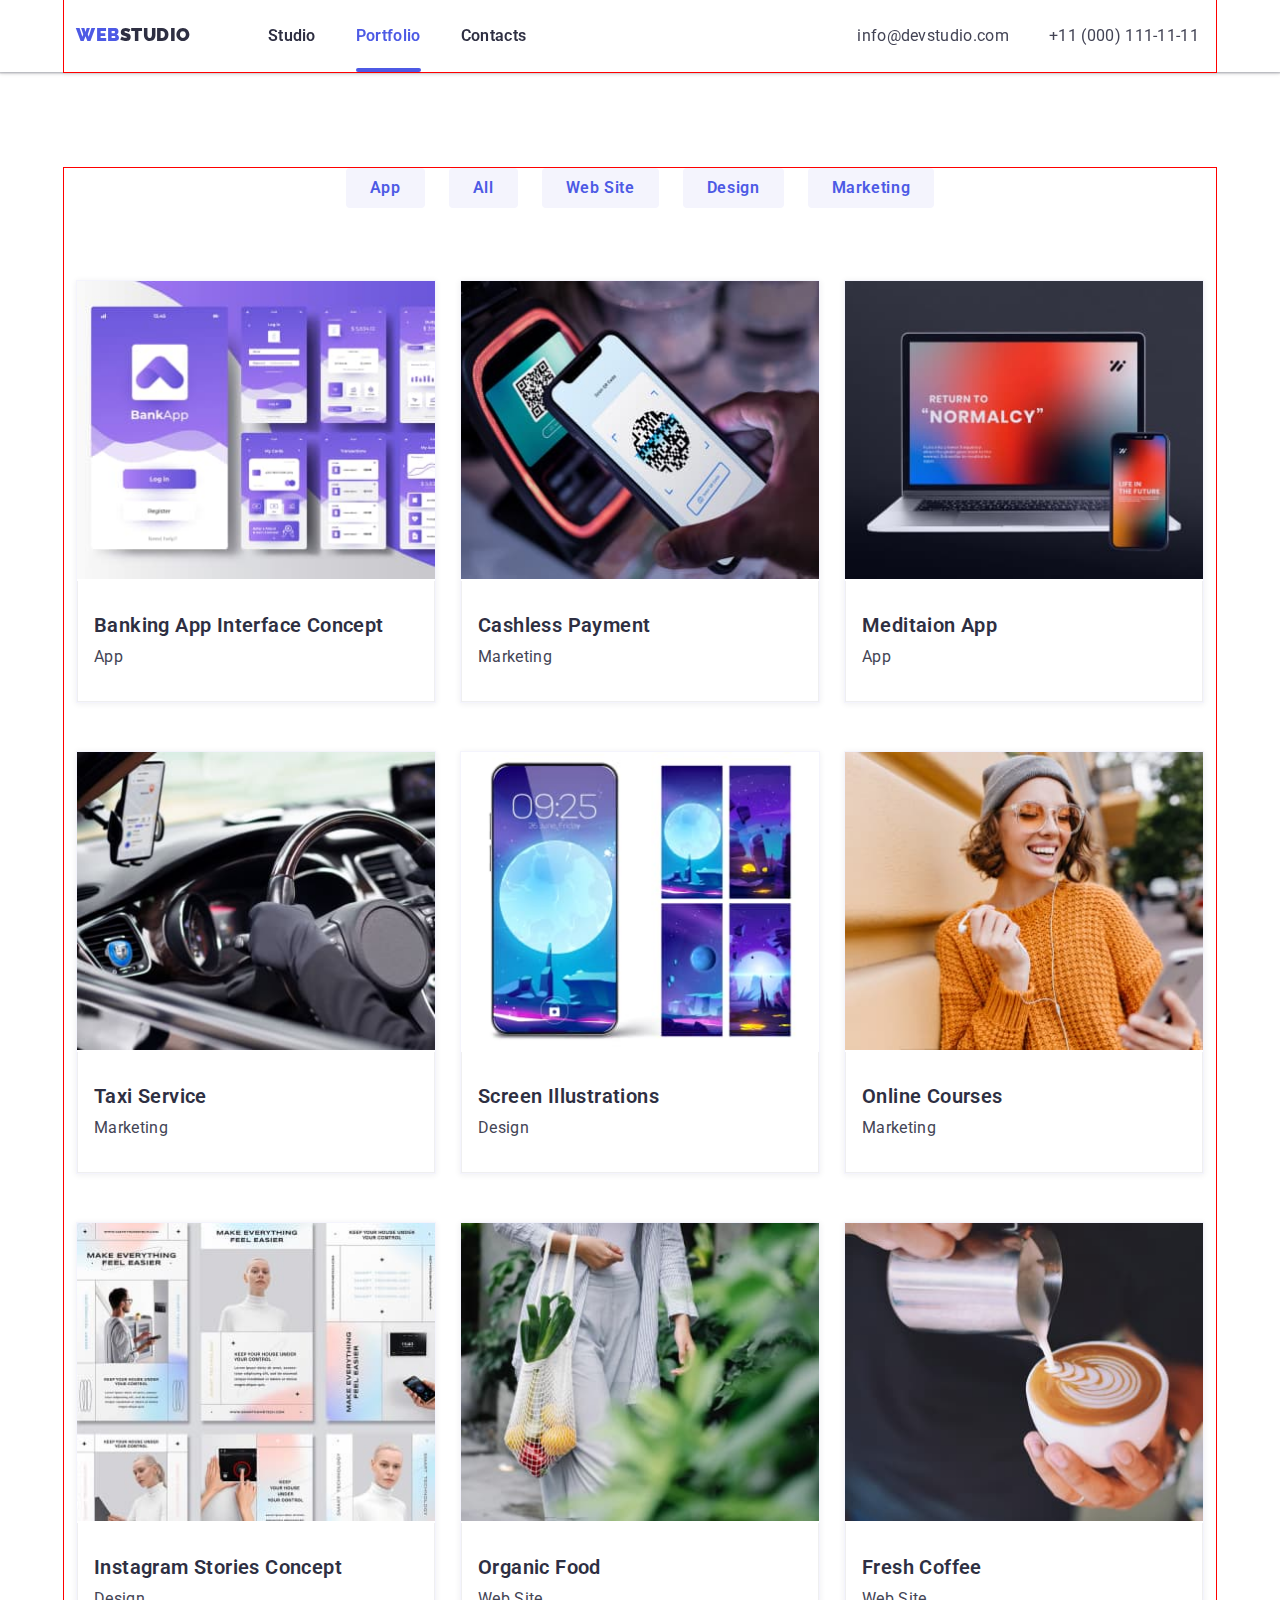
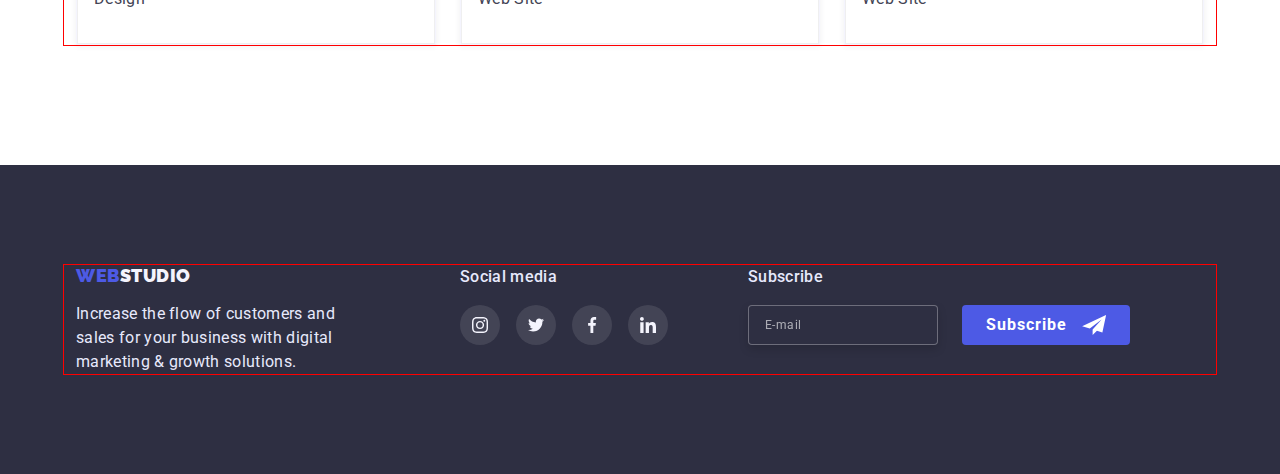
<file: portfolio.html>
<!DOCTYPE html>
<html lang="en">
  <head>
    <meta charset="UTF-8" />
    <meta http-equiv="X-UA-Compatible" content="IE=edge" />
    <meta name="viewport" content="width=device-width,initial-scale=1" />
    <meta content="true" name="HandheldFriendly" />
    <meta content="width" name="MobileOptimized" />
    <meta content="yes" name="apple-mobile-web-app-capable" />
    <title>Homework 7</title>
    <link
      rel="stylesheet"
      href="https://fonts.googleapis.com/css2?family=Raleway:wght@700&family=Roboto:wght@400;500;700;900&display=swap"
    />
    <link
      rel="stylesheet"
      href="https://cdnjs.cloudflare.com/ajax/libs/modern-normalize/1.1.0/modern-normalize.min.css"
    />
    <link rel="stylesheet" href="./css/style.css" />
  </head>

  <body>
    <!--HEADER-->
    <header class="page-header shadow relative">
      <!-- Mobile Menu -->
      <div class="mobile-menu-container is-hidden" data-menu>
        <button class="menu-close-btn" data-menu-close>
          <svg width="8" height="8">
            <use href=".//images/icons.svg#x"></use>
          </svg>
        </button>
        <div class="navigation">
          <ul class="site-nav list">
            <li class="item">
              <a href="./index.html" class="link menu-link">Studio</a>
            </li>
            <li class="item">
              <a href="./portfolio.html" class="link menu-link active"
                >Portfolio</a
              >
            </li>
            <li class="item">
              <a href="" class="link menu-link">Contacts</a>
            </li>
          </ul>
        </div>
        <div class="contacts">
          <ul class="auth-nav list">
            <li class="item contact-phone">
              <a href="tel:+11(000)111-11-11" class="link"
                >+11 (000) 111-11-11</a
              >
            </li>
            <li class="item contact-mail">
              <a href="mailto:info@devstudio.com" class="link"
                >info@devstudio.com</a
              >
            </li>
          </ul>
          <ul class="list menu-media-icons">
            <li class="menu-icon">
              <a class="menu-media-icon" href="">
                <svg width="16" height="16">
                  <use class="media" href=".//images/icons.svg#instagram"></use>
                </svg>
              </a>
            </li>
            <li class="menu-icon">
              <a class="menu-media-icon" href="">
                <svg width="16" height="16">
                  <use class="media" href=".//images/icons.svg#twitter"></use>
                </svg>
              </a>
            </li>
            <li class="menu-icon">
              <a class="menu-media-icon" href="">
                <svg class="media" width="16" height="16">
                  <use href=".//images/icons.svg#facebook"></use>
                </svg>
              </a>
            </li>
            <li class="menu-icon">
              <a class="menu-media-icon" href="">
                <svg class="media" width="16" height="16">
                  <use href=".//images/icons.svg#linkedin"></use>
                </svg>
              </a>
            </li>
          </ul>
        </div>
      </div>
      <!--  -->

      <div class="container relative">
        <nav class="header-nav">
          <a href="./index.html" class="logo"
            >Web<span class="studio">Studio</span></a
          >
          <div class="menu-container">
            <div class="navigation">
              <ul class="site-nav list">
                <li class="item relative">
                  <a href="./index.html" class="link menu-link">Studio</a>
                </li>
                <li class="item relative">
                  <a href="./portfolio.html" class="link menu-link active"
                    >Portfolio</a
                  >
                </li>
                <li class="item relative">
                  <a href="" class="link menu-link">Contacts</a>
                </li>
              </ul>
            </div>
            <div class="contacts">
              <ul class="auth-nav list">
                <li class="item contact-phone">
                  <a href="tel:+11(000)111-11-11" class="link"
                    >+11 (000) 111-11-11</a
                  >
                </li>
                <li class="item contact-mail">
                  <a href="mailto:info@devstudio.com" class="link"
                    >info@devstudio.com</a
                  >
                </li>
              </ul>
              <ul class="list menu-media-icons">
                <li class="menu-icon">
                  <a class="menu-media-icon" href="">
                    <svg width="16" height="16">
                      <use
                        class="media"
                        href=".//images/icons.svg#instagram"
                      ></use>
                    </svg>
                  </a>
                </li>
                <li class="menu-icon">
                  <a class="menu-media-icon" href="">
                    <svg width="16" height="16">
                      <use
                        class="media"
                        href=".//images/icons.svg#twitter"
                      ></use>
                    </svg>
                  </a>
                </li>
                <li class="menu-icon">
                  <a class="menu-media-icon" href="">
                    <svg class="media" width="16" height="16">
                      <use href=".//images/icons.svg#facebook"></use>
                    </svg>
                  </a>
                </li>
                <li class="menu-icon">
                  <a class="menu-media-icon" href="">
                    <svg class="media" width="16" height="16">
                      <use href=".//images/icons.svg#linkedin"></use>
                    </svg>
                  </a>
                </li>
              </ul>
            </div>
          </div>
          <button type="button" class="open-menu-btn" data-menu-open>
            <img src="./images/menu-2-converted.svg" alt="menu-button" />
          </button>
        </nav>
      </div>
    </header>

    <!-- MAIN -->
    <main>
      <section class="section-portfolio">
        <div class="container">
          <!-- FILTER -->
          <h2 class="visuallyhidden">Filter</h2>
          <ul class="filter list">
            <li class="btn-filter">
              <button type="button" class="btn-portfolio">App</button>
            </li>
            <li class="btn-filter">
              <button type="button" class="btn-portfolio">All</button>
            </li>
            <li class="btn-filter">
              <button type="button" class="btn-portfolio">Web Site</button>
            </li>
            <li class="btn-filter">
              <button type="button" class="btn-portfolio">Design</button>
            </li>
            <li class="btn-filter">
              <button type="button" class="btn-portfolio">Marketing</button>
            </li>
          </ul>
          <!-- Results -->
          <h2 class="visuallyhidden">Results</h2>
          <ul class="results list">
            <li class="result">
              <div class="overlay">
                <img src="./images/portfolio1.jpg" alt="work_example_1" />
                <p class="overlay-text">
                  14 Stylish and User-Friendly App Design Concepts · Task
                  Manager App · Calorie Tracker App · Exotic Fruit Ecommerce App
                  · Cloud Storage App
                </p>
              </div>
              <div class="border">
                <h3>Banking App Interface Concept</h3>
                <p>App</p>
              </div>
            </li>
            <li class="result">
              <div class="overlay">
                <img src="./images/portfolio2.jpg" alt="work_example_2" />
                <p class="overlay-text">
                  14 Stylish and User-Friendly App Design Concepts · Task
                  Manager App · Calorie Tracker App · Exotic Fruit Ecommerce App
                  · Cloud Storage App
                </p>
              </div>
              <div class="border">
                <h3>Cashless Payment</h3>
                <p>Marketing</p>
              </div>
            </li>
            <li class="result">
              <div class="overlay">
                <img src="./images/portfolio3.jpg" alt="work_example_3" />
                <p class="overlay-text">
                  14 Stylish and User-Friendly App Design Concepts · Task
                  Manager App · Calorie Tracker App · Exotic Fruit Ecommerce App
                  · Cloud Storage App
                </p>
              </div>

              <div class="border">
                <h3>Meditaion App</h3>
                <p>App</p>
              </div>
            </li>
            <li class="result">
              <div class="overlay">
                <img src="./images/portfolio4.jpg" alt="work_example_4" />
                <p class="overlay-text">
                  14 Stylish and User-Friendly App Design Concepts · Task
                  Manager App · Calorie Tracker App · Exotic Fruit Ecommerce App
                  · Cloud Storage App
                </p>
              </div>

              <div class="border">
                <h3>Taxi Service</h3>
                <p>Marketing</p>
              </div>
            </li>
            <li class="result">
              <div class="overlay">
                <img src="./images/portfolio5.jpg" alt="work_example_5" />
                <p class="overlay-text">
                  14 Stylish and User-Friendly App Design Concepts · Task
                  Manager App · Calorie Tracker App · Exotic Fruit Ecommerce App
                  · Cloud Storage App
                </p>
              </div>

              <div class="border">
                <h3>Screen Illustrations</h3>
                <p>Design</p>
              </div>
            </li>
            <li class="result">
              <div class="overlay">
                <img src="./images/portfolio6.jpg" alt="work_example_6" />
                <p class="overlay-text">
                  14 Stylish and User-Friendly App Design Concepts · Task
                  Manager App · Calorie Tracker App · Exotic Fruit Ecommerce App
                  · Cloud Storage App
                </p>
              </div>
              <div class="border">
                <h3>Online Courses</h3>
                <p>Marketing</p>
              </div>
            </li>
            <li class="result">
              <div class="overlay">
                <img src="./images/portfolio7.jpg" alt="work_example_7" />
                <p class="overlay-text">
                  14 Stylish and User-Friendly App Design Concepts · Task
                  Manager App · Calorie Tracker App · Exotic Fruit Ecommerce App
                  · Cloud Storage App
                </p>
              </div>
              <div class="border">
                <h3>Instagram Stories Concept</h3>
                <p>Design</p>
              </div>
            </li>
            <li class="result">
              <div class="overlay">
                <img src="./images/portfolio8.jpg" alt="work_example_8" />
                <p class="overlay-text">
                  14 Stylish and User-Friendly App Design Concepts · Task
                  Manager App · Calorie Tracker App · Exotic Fruit Ecommerce App
                  · Cloud Storage App
                </p>
              </div>
              <div class="border">
                <h3>Organic Food</h3>
                <p>Web Site</p>
              </div>
            </li>
            <li class="result">
              <div class="overlay">
                <img src="./images/portfolio9.jpg" alt="work_example_9" />
                <p class="overlay-text">
                  14 Stylish and User-Friendly App Design Concepts · Task
                  Manager App · Calorie Tracker App · Exotic Fruit Ecommerce App
                  · Cloud Storage App
                </p>
              </div>
              <div class="border">
                <h3>Fresh Coffee</h3>
                <p>Web Site</p>
              </div>
            </li>
          </ul>
        </div>
      </section>
    </main>

    <!-- FOOTER -->
    <footer class="footer">
      <div class="container footer-section">
        <div class="footer-logo">
          <a href="./index.html" class="logo"
            >Web<span class="studio-footer">Studio</span></a
          >
          <p>
            Increase the flow of customers and sales for your business with
            digital marketing & growth solutions.
          </p>
        </div>

        <div class="footer-social">
          <h3>Social media</h3>
          <ul class="list media-icons">
            <li class="mf-icon">
              <a class="footer-icon" href="">
                <svg width="16" height="16">
                  <use class="media" href=".//images/icons.svg#instagram"></use>
                </svg>
              </a>
            </li>
            <li class="mf-icon">
              <a class="footer-icon" href="">
                <svg width="16" height="16">
                  <use class="media" href=".//images/icons.svg#twitter"></use>
                </svg>
              </a>
            </li>
            <li class="mf-icon">
              <a class="footer-icon" href="">
                <svg class="media" width="16" height="16">
                  <use href=".//images/icons.svg#facebook"></use>
                </svg>
              </a>
            </li>
            <li class="mf-icon">
              <a class="footer-icon" href="">
                <svg class="media" width="16" height="16">
                  <use href=".//images/icons.svg#linkedin"></use>
                </svg>
              </a>
            </li>
          </ul>
        </div>

        <div class="mail-footer">
          <label for="mail" class="mail-title">Subscribe</label>
          <div class="mail-field">
            <input
              class="mail-input"
              type="email"
              name="mail"
              id="mail"
              placeholder="E-mail"
            />
            <button type="submit" class="subscribe-btn">
              Subscribe
              <span>
                <svg class="icon-send">
                  <use href="./images/icons.svg#icon-send"></use>
                </svg>
              </span>
            </button>
          </div>
        </div>
      </div>
    </footer>

    <script src="./js/modal.js"></script>
    <script src="./js/mobile-menu.js"></script>
  </body>
</html>
</file>
<file: css/style.css>
:root {
  --h1-color: #ffffff;
  --h2-color: #2e2f42;
  --h3-color: #2e2f42;
  --header-font: #2e2f42;
  --page-background: #fff;
  --logo-color-one: #4d5ae5;
  --logo-color-two: #2e2f42;
  --logo-color-free: #f4f4fd;
  --article-text: #434455;
  --accent-font-one: #434455;
  --accent-font-two: #4d5ae5;
  --btn-studio-background: #4d5ae5;
  --btn-studio-text: #ffffff;
  --btn-studio-active-bkgrnd: #404bbf;
  --footer-text: #e7e9fc;
  --header-background: #ffffff;
  --section-background: #ffffff;
  --hero-background: #2e2f42;
  --headings-background: #e5e5e5;
  --our-team-background: #f4f4fd;
  --result-background: #f4f4fd;
  --footer-background: #2e2f42;
  --btn-portfol-background: #f4f4fd;
  --btn-portfol-background-focus: #e7e9fc;
  --btn-portfol-text: #4d5ae5;
  --btn-portfol-active: #4d5ae5;
  --btn-portfol-active-text: #ffffff;
}

body {
  font-family: "Roboto", "Raleway", serif;
  padding: 0;
  margin: 0;
  /* min-width: 428px; */
}

h1,
h2,
h3,
p {
  margin: 0;
  padding: 0;
  text-align: center;
}

img {
  display: block;
  max-width: 100%;
  height: auto;
}

a,
.link {
  text-decoration: none;
}

.list {
  display: flex;
  list-style: none;
  padding: 0px;
  margin: 0px;
}

.visuallyhidden {
  position: absolute;
  width: 1px;
  height: 1px;
  margin: -1px;
  border: 0;
  padding: 0;
  clip: rect(0 0 0 0);
  overflow: hidden;
}

.relative {
  position: relative;
}

.shadow {
  filter: drop-shadow(0px 2px 1px rgba(46, 47, 66, 0.08));
}

.section {
  outline: 1px solid aqua;
  margin-left: auto;
  margin-right: auto;
  background: #ffffff;
  padding: 96px 0px;
}

.section-title {
  font-size: 36px;
  line-height: 1.1111;
  font-weight: 700;
  text-align: center;
  letter-spacing: 0.02em;
  text-transform: capitalize;
  margin-bottom: 72px;
}

.page-header {
  margin-left: auto;
  margin-right: auto;
  z-index: 1;
  position: relative;
  /* min-width: 428px; */
  height: 70px;
  box-shadow: 0px 2px 1px rgba(46, 47, 66, 0.08),
    0px 1px 1px rgba(46, 47, 66, 0.16), 0px 1px 6px rgba(46, 47, 66, 0.08);
  background-color: #ffffff;
}

.container {
  outline: 1px solid red;

  /* width: 350px; */
  margin-left: auto;
  margin-right: auto;
  padding: 0px 16px;
}

.mobile-menu-container.is-hidden {
  opacity: 0;
  pointer-events: none;
}

.header-nav {
  display: flex;
  padding-top: 24px;
  padding-bottom: 24px;
  align-items: center;
  justify-content: space-between;
}

.logo {
  display: inline-block;
  width: 115px;
  color: var(--logo-color-one);
  font-family: "Raleway";
  font-weight: 900;
  font-size: 18px;
  line-height: 21px;
  text-decoration: none;
  text-transform: uppercase;
  letter-spacing: 0.03em;
}

.studio {
  color: var(--logo-color-two);
  font-family: "Raleway";
  font-weight: 900;
  font-size: 18px;
  line-height: calc(21 / 18);
  text-decoration: none;
  text-transform: uppercase;
  letter-spacing: 0.03em;
}

.site-nav {
  flex-direction: column;
  margin-bottom: 284px;
}

.menu-link {
  font-size: 36px;
  line-height: 40px;
  letter-spacing: 0.02em;
  font-weight: 600;
  text-transform: capitalize;
  color: #2e2f42;
}

.menu-link.active {
  color: #4d5ae5;
}

.item:not(:last-child) {
  margin-bottom: 40px;
}

.auth-nav {
  display: flex;
  flex-direction: column;
  align-items: flex-start;
  margin-bottom: 48px;
}

.contact-phone {
  margin-bottom: 40px;
  font-size: 36px;
  line-height: 40px;
  font-weight: 600;
  text-transform: capitalize;
}

.contact-phone .link {
  color: #4d5ae5;
}

.contact-mail {
  font-size: 20px;
  line-height: 1.2;
  letter-spacing: 0.02em;
  font-weight: 600;
}

.contact-mail .link {
  color: #434455;
}

.menu-media-icons {
  display: flex;
  align-items: center;
  justify-content: flex-start;
}

.menu-media-icon {
  display: flex;
  justify-content: center;
  align-items: center;
  width: 40px;
  height: 40px;
  background: #4d5ae5;
  border-radius: 50%;
  transition: background-color 250ms cubic-bezier(0.4, 0, 0.2, 1);
}

.menu-icon:not(:last-child) {
  margin-right: 56px;
}

/* HERO */

.hero {
  background-color: var(--hero-background);
  background-repeat: no-repeat;
  background-position: center;
  background-size: cover;
  display: flex;
  flex-direction: column;
  justify-content: center;
  align-items: center;
  text-align: center;
}

.hero h1 {
  margin-bottom: 48px;
  width: 317px;
  color: var(--h1-color);
  font-weight: 500;
  font-size: 36px;
  line-height: 40px;
  letter-spacing: 0.02em;
  text-transform: capitalize;
  text-align: center;
}

/* Кнопка на HERO */

.btn-studio {
  text-transform: capitalize;
  width: 170px;
  height: 51px;
  border-radius: 4px;
  font-family: inherit;
  font-size: 16px;
  line-height: 1.1875;
  color: var(--btn-studio-text);
  background-color: var(--btn-studio-background);
  border: none;
  font-weight: 700;
  cursor: pointer;
  letter-spacing: 0.04em;
  transition: box-shadow 250ms cubic-bezier(0.4, 0, 0.2, 1);
}

.btn-studio:hover {
  box-shadow: 0px 4px 4px rgba(0, 0, 0, 0.15);
}

.btn-studio:focus {
  box-shadow: 0px 1px 6px rgba(46, 47, 66, 0.08),
    0px 1px 1px rgba(46, 47, 66, 0.16), 0px 2px 1px rgba(46, 47, 66, 0.08);
}

.btn-studio:active {
  background-color: var(--btn-studio-active-bkgrnd);
  box-shadow: 0px 4px 4px rgba(0, 0, 0, 0.15);
}

/* BACKDROP */

.backdrop {
  z-index: 9000;
  position: fixed;
  top: 0px;
  left: 0px;
  width: 100%;
  height: 100%;
  background-color: rgba(46, 47, 66, 0.4);
  opacity: 1;
  transition: opacity 250ms cubic-bezier(0.4, 0, 0.2, 1);
}

.backdrop.is-hidden {
  opacity: 0;
  pointer-events: none;
}

.modal {
  z-index: 9001;
  position: relative;
  left: 50%;
  top: 50%;
  transform: translate(-50%, -50%);
  background: #fcfcfc;
  box-shadow: 0px 1px 1px rgba(0, 0, 0, 0.14), 0px 1px 3px rgba(0, 0, 0, 0.12),
    0px 2px 1px rgba(0, 0, 0, 0.2);
  border-radius: 4px;
  opacity: 1;
  transition: opacity 250ms cubic-bezier(0.4, 0, 0.2, 1) 1000ms;
}

.close-button {
  z-index: 9002;
  position: absolute;
  top: 24px;
  right: 24px;
  display: flex;
  align-items: center;
  justify-content: center;
  width: 24px;
  height: 24px;
  border: 1px solid rgba(0, 0, 0, 0.1);
  border-radius: 50%;
  background-color: #e7e9fc;
  fill: black;
  box-shadow: 0px 0px 0px rgba(46, 47, 66, 0.08),
    0px 0px 0px rgba(46, 47, 66, 0.16), 0px 0px 0px rgba(46, 47, 66, 0.08);
  transition: box-shadow 250ms cubic-bezier(0.4, 0, 0.2, 1);
}

.close-button:hover,
.close-button:focus {
  box-shadow: 0px 1px 6px rgba(46, 47, 66, 0.08),
    0px 1px 1px rgba(46, 47, 66, 0.16), 0px 2px 1px rgba(46, 47, 66, 0.08);
}

.close-button:active {
  box-shadow: 0px 1px 6px rgba(46, 47, 66, 0.08),
    0px 1px 1px rgba(46, 47, 66, 0.16), 0px 2px 1px rgba(46, 47, 66, 0.08);
}

.order-form {
  display: flex;
  flex-direction: column;
}

.order-form .label-policy {
  line-height: 16px;
  margin-bottom: 0px;
}

.order-form label {
  margin-bottom: 4px;
  display: flex;
  text-align: left;
  font-size: 12px;
  line-height: 14px;
  letter-spacing: 0.01em;
  color: #8e8f99;
}

.form-field {
  width: 360px;
  height: 40px;
  padding: 8px 16px 8px 38px;
  border: 1px solid rgba(33, 33, 33, 0.2);
  border-radius: 4px;
  font-size: 12px;
  line-height: 14px;
  letter-spacing: 0.01em;
  color: #434455;
}

.textarea {
  width: 360px;
  padding: 8px 16px;
  margin-bottom: 8px;
  border: 1px solid rgba(33, 33, 33, 0.2);
  border-radius: 4px;
  height: 120px;
  margin-bottom: 16px;
  resize: none;
  font-size: 12px;
  line-height: 14px;
  letter-spacing: 0.01em;
  color: #434455;
}

.form-field::placeholder,
.textarea::placeholder {
  font-size: 12px;
  line-height: 14px;
  letter-spacing: 0.01em;
  color: rgba(117, 117, 117, 0.5);
}

.form-field:focus,
.form-field:active,
.textarea:focus,
.textarea:active {
  outline: none !important;
  border: 1px solid #4d5ae5;
  border-radius: 4px;
}

.input {
  z-index: 9003;
  position: relative;
  margin-bottom: 8px;
}

.form-field:focus + .form-icon,
.form-field:active + .form-icon {
  fill: #4d5ae5;
}

.form-icon {
  z-index: 9004;
  display: flex;
  position: absolute;
  left: 16px;
  top: 20px;
  transform: translateY(-50%);
  width: 18px;
}

.icon-form {
  z-index: 9005;
  display: flex;
  position: absolute;
  left: 16px;
  top: 20px;
  transform: translateY(-50%);
  width: 18px;
  fill: #2e2f42;
}

.checkbox {
  display: flex;
  align-items: center;
  justify-content: left;
  margin-bottom: 24px;
}

.checkbox .label-policy {
  display: flex;
  align-items: center;
}

.label-policy a {
  margin-left: 3px;
}

.checkbox-icon {
  appearance: none;
}

.checkmark {
  display: inline-block;
  margin-right: 8px;
  width: 16px;
  height: 16px;
  border-radius: 2px;
  border: 1.25px solid rgba(46, 47, 66, 1);
  transition: background-color 250ms cubic-bezier(0.4, 0, 0.2, 1),
    border 250ms cubic-bezier(0.4, 0, 0.2, 1);
}

.checkbox-icon:checked ~ .checkmark {
  background-color: #4d5ae5;
  border-color: transparent;
  background-image: url("../images/checkmark.svg");
  background-size: 70%;
  background-origin: border-box;
  background-repeat: no-repeat;
  background-position: center;
}

.modal-form-title {
  display: block;
  margin-bottom: 16px;
  font-size: 16px;
  line-height: 1.5em;
  text-align: center;
  letter-spacing: 0.02em;
  color: #2e2f42;
}

.modal-order-btn {
  margin-left: auto;
  margin-right: auto;
  display: flex;
  width: 170px;
  padding: 16px 32px;
  margin-top: 24px;
  font-size: 16px;
  line-height: 19px;
  align-items: center;
  justify-content: center;
  border: 0px;
  letter-spacing: 0.04em;
  color: #ffffff;
  background-color: #4d5ae5;
  box-shadow: 0px 4px 4px rgba(0, 0, 0, 0.15);
  border-radius: 4px;
  transition: box-shadow 250ms cubic-bezier(0.4, 0, 0.2, 1),
    background-color 250ms cubic-bezier(0.4, 0, 0.2, 1);
}

.modal-order-btn:hover {
  box-shadow: 0px 4px 4px rgba(0, 0, 0, 0.15);
}

.modal-order-btn:focus {
  box-shadow: 0px 1px 6px rgba(46, 47, 66, 0.08),
    0px 1px 1px rgba(46, 47, 66, 0.16), 0px 2px 1px rgba(46, 47, 66, 0.08);
}

.modal-order-btn:active {
  background-color: var(--btn-studio-active-bkgrnd);
  box-shadow: 0px 4px 4px rgba(0, 0, 0, 0.15);
}

/* FEATURES */

.features {
  display: flex;
}

.feature {
  display: flex;
  flex-direction: column;
  align-items: center;
}

.feature-icon {
  display: none;
}

.feature h3 {
  margin-bottom: 8px;
  font-weight: 600;
  font-size: 36px;
  line-height: 1.11;
  text-align: center;
  letter-spacing: 0.02em;
  text-transform: capitalize;
  color: #2e2f42;
}

.feature p {
  text-align: left;
  font-weight: 500;
  font-size: 16px;
  line-height: 1.5;
  letter-spacing: 0.02em;
  color: #434455;
}

/* EXAMPLES */

.section-examples {
  margin-left: auto;
  margin-right: auto;
  display: none;
}

/* OUR TEAM */

.section-our-team {
  background: #f4f4fd;
  padding-top: 96px;
  padding-bottom: 96px;
  margin-left: auto;
  margin-right: auto;
}

.employees {
  display: flex;
}

.media-icons {
  box-sizing: border-box;
  display: flex;
  align-items: center;
  justify-content: center;
}

.media-icon {
  display: flex;
  justify-content: center;
  align-items: center;
  width: 40px;
  height: 40px;
  background: #4d5ae5;
  border-radius: 50%;
  transition: background-color 250ms cubic-bezier(0.4, 0, 0.2, 1);
}

.media-icon:hover,
.media-icon:focus,
.media-icon:active {
  background-color: #31d0aa;
}

.m-icon + .m-icon {
  margin-left: 24px;
}

.media {
  fill: currentColor;
}

.employee {
  width: 264px;
  padding-bottom: 36px;
  display: inline-block;
  background: #ffffff;
  box-shadow: 0px 1px 6px rgba(46, 47, 66, 0.08),
    0px 1px 1px rgba(46, 47, 66, 0.16), 0px 2px 1px rgba(46, 47, 66, 0.08);
}

.emp-photo {
  margin-bottom: 32px;
}

.employee h3 {
  margin-bottom: 8px;
}

.employee p {
  display: block;
  margin-bottom: 12px;
}

.customer-icon {
  display: flex;
  justify-content: center;
  align-items: center;
  width: 190px;
  height: 88px;
  fill: #8e8f99;
  border: 1px solid #8e8f99;
  border-radius: 4px;
  transition: fill 250ms cubic-bezier(0.4, 0, 0.2, 1),
    border 250ms cubic-bezier(0.4, 0, 0.2, 1);
}

.customer-icon:hover,
.customer-icon:focus,
.customer-icon:active {
  fill: #4d5ae5;
  border: 1px solid #4d5ae5;
  border-radius: 4px;
}

/* Футер */

.footer {
  padding-top: 96px;
  padding-bottom: 96px;
  background: var(--footer-background);
  color: var(--footer-text);
}

.container.footer-section {
  display: flex;
  /* min-width: 428px; */
  flex-direction: column;
  align-items: center;
  justify-content: center;
}

.footer-logo .logo {
  display: inline-block;
  margin-bottom: 16px;
}

.footer-logo {
  margin-bottom: 72px;
}

.footer p {
  /* width: 268px; */
  font-size: 16px;
  line-height: 1.5;
  letter-spacing: 0.02em;
  font-weight: 400;
  color: #e7e9fc;
  text-align: left;
}

.studio-footer {
  color: var(--logo-color-free);
}

.footer-social {
  /* width: 208px; */
  margin-bottom: 72px;
}

.footer-social h3 {
  margin-bottom: 16px;
  font-weight: 500;
  font-size: 16px;
  line-height: 1.5;
  letter-spacing: 0.02em;
}

.footer-icon {
  display: flex;
  justify-content: center;
  align-items: center;
  width: 40px;
  height: 40px;
  background: rgba(255, 255, 255, 0.1);
  border-radius: 50%;
  transition: background-color 250ms cubic-bezier(0.4, 0, 0.2, 1);
}

.footer-icon:hover,
.footer-icon:focus,
.footer-icon:active {
  background-color: #31d0aa;
}

.mf-icon:not(:last-child) {
  margin-right: 16px;
}

.mail-footer {
  z-index: 9006;
  position: relative;
  display: flex;
  flex-direction: column;
  align-items: center;
  justify-content: center;
}

.mail-title {
  display: block;
}

.mail-field {
  /* width: 100%; */
}

.mail-footer label {
  display: block;
  margin-bottom: 16px;
  font-weight: 500;
  font-size: 16px;
  line-height: 1.5;
  letter-spacing: 0.02em;
}

.mail-footer input {
  height: 40px;
  padding: 8px 16px;
  font-size: 12px;
  line-height: 24px;
  letter-spacing: 0.04em;
  background-color: #2e2f42;
  color: rgba(255, 255, 255, 0.6);
  border: 1px solid rgba(255, 255, 255, 0.3);
  filter: drop-shadow(0px 4px 4px rgba(0, 0, 0, 0.15));
  border-radius: 4px;
}

.mail-footer input::placeholder {
  color: rgba(255, 255, 255, 0.6);
}

.mail-field .subscribe-btn {
  z-index: 9007;
  position: relative;
  display: flex;
  justify-content: center;
  width: 168px;
  height: 40px;
  align-items: center;
  padding: 8px 24px;
  background-color: #4d5ae5;
  border: 0px;
  border-radius: 4px;
  text-align: center;
  font-weight: 700;
  font-size: 16px;
  line-height: 24px;
  letter-spacing: 0.06em;
  color: #ffffff;
  margin-left: auto;
  margin-right: auto;
}

.subscribe-btn::after {
  content: "";
  width: 24px;
  height: 20px;
  margin-left: 16px;
}

.icon-send {
  z-index: 9008;
  position: absolute;
  right: 24px;
  top: 10px;
  width: 24px;
  height: 20px;
}

/*+++++++++++++++++++ PORTFOLIO+++++++++++++++++++++++++++ */

.section-portfolio {
  padding: 48px 0px;
}

.filter {
  flex-wrap: wrap;
  justify-content: flex-start;
  margin-bottom: 48px;
}

.btn-portfolio {
  display: flex;
  align-items: center;
  justify-content: center;
  padding: 8px 24px;
  font-family: inherit;
  background-color: var(--btn-portfol-background);
  color: var(--btn-portfol-text);
  border: none;
  font-size: 16px;
  line-height: 1.5;
  font-weight: 600;
  cursor: pointer;
  letter-spacing: 0.04em;
  border-radius: 4px;
  transition: background-color 250ms cubic-bezier(0.4, 0, 0.2, 1),
    color 250ms cubic-bezier(0.4, 0, 0.2, 1),
    box-shadow 250ms cubic-bezier(0.4, 0, 0.2, 1),
    250ms cubic-bezier(0.4, 0, 0.2, 1);
}

.btn-filter {
  height: 40px;
}

.btn-filter:not(:last-child) {
  margin-right: 24px;
}

.btn-filter:nth-last-child(n + 3) {
  margin-bottom: 16px;
}

.btn-portfolio:hover,
.btn-portfolio:focus {
  background-color: var(--btn-portfol-active);
  color: var(--btn-portfol-active-text);
  box-shadow: 0px 3px 1px rgba(0, 0, 0, 0.1), 0px 2px 1px rgba(0, 0, 0, 0.08),
    0px 2px 2px rgba(0, 0, 0, 0.12);
}

.btn-portfolio:active {
  background-color: #404bbf;
  box-shadow: 0px 3px 1px rgba(0, 0, 0, 0.1), 0px 2px 1px rgba(0, 0, 0, 0.08),
    0px 2px 2px rgba(0, 0, 0, 0.12);
}

.results {
  display: flex;
  flex-direction: column;
  align-items: center;
  flex-wrap: wrap;
}

.result {
  width: 396px;
  border: 0.5px solid #f4f4fd;
  box-shadow: 0px 1px 6px rgba(46, 47, 66, 0.08);
  transition: box-shadow 250ms cubic-bezier(0.4, 0, 0.2, 1);
}

.result:not(:last-child) {
  margin-bottom: 48px;
}

.result:hover,
.result:focus,
.result:active {
  box-shadow: 0px 1px 6px rgba(46, 47, 66, 0.08),
    0px 1px 1px rgba(46, 47, 66, 0.16), 0px 2px 1px rgba(46, 47, 66, 0.08);
}

.result img {
  display: block;
  width: 396px;
}

.overlay {
  position: relative;
  overflow: hidden;
  height: 280px;
  z-index: -1;
}

.overlay::before {
  z-index: 8000;
  content: "";
  position: absolute;
  display: inline-block;
  top: 0;
  left: 0;
  width: 100%;
  height: 100%;
  background-color: rgba(77, 90, 229, 1);
  transform: translateY(100%);
  transition: transform 250ms cubic-bezier(0.4, 0, 0.2, 1);
  z-index: 5;
}

.overlay-text {
  z-index: 8001;
  position: absolute;
  top: 40px;
  left: 50%;
  width: 296px;
  transform: translate(-50%, 400%);
  transition: transform 250ms cubic-bezier(0.4, 0, 0.2, 1);
  z-index: 10;
  font-weight: 400;
  font-size: 16px;
  line-height: 1.5;
  letter-spacing: 0.02em;
  color: #f4f4fd;
  text-align: left;
}

.overlay p {
  color: rgba(244, 244, 253, 1);
}

.result:hover .overlay::before {
  transform: translateY(0);
}

.result:hover .overlay-text {
  transform: translate(-50%, 0%);
}

.border {
  border-left: 1px solid rgba(46, 47, 66, 0.08);
  border-right: 1px solid rgba(46, 47, 66, 0.08);
  border-bottom: 1px solid rgba(46, 47, 66, 0.08);
  padding: 32px 16px;
}

.border h3 {
  margin-bottom: 8px;
  text-align: left;
  font-weight: 600;
  font-size: 20px;
  line-height: 1.2;
  letter-spacing: 0.02em;
  color: #2e2f42;
}

.border p {
  text-align: left;
  font-weight: 400;
  font-size: 16px;
  line-height: 1.5;
  letter-spacing: 0.02em;
  color: #434455;
}

.mobile-menu-container {
  z-index: 9999;
  position: fixed;
  top: 0;
  left: 0;
  right: 0;
  bottom: 0px;
  padding: 80px 40px 40px 40px;
  /* min-width: 428px; */
  background-color: #ffffff;
  box-shadow: 0px 2px 1px rgb(46 47 66 / 8%), 0px 1px 1px rgb(46 47 66 / 16%),
    0px 1px 6px rgb(46 47 66 / 8%);
}

/* MOBILE UNTIL 767-------------------------------*/

@media screen and (max-width: 767px) {
  .container {
    max-width: 480px;
  }

  .open-menu-btn {
    width: 32px;
    height: 22px;
    padding: 0;
    border: none;
    font: inherit;
    color: inherit;
    background-color: transparent;
  }

  .menu-close-btn {
    z-index: 10000;
    position: absolute;
    top: 40px;
    right: 40px;
    display: flex;
    align-items: center;
    justify-content: center;
    width: 24px;
    height: 24px;
    border: 1px solid rgba(0, 0, 0, 0.1);
    border-radius: 50%;
    background-color: #e7e9fc;
    fill: black;
    box-shadow: 0px 0px 0px rgba(46, 47, 66, 0.08),
      0px 0px 0px rgba(46, 47, 66, 0.16), 0px 0px 0px rgba(46, 47, 66, 0.08);
    transition: box-shadow 250ms cubic-bezier(0.4, 0, 0.2, 1);
  }

  .menu-close-button:hover,
  .menu-close-button:focus {
    box-shadow: 0px 1px 6px rgba(46, 47, 66, 0.08),
      0px 1px 1px rgba(46, 47, 66, 0.16), 0px 2px 1px rgba(46, 47, 66, 0.08);
  }

  .menu-close-button:active {
    box-shadow: 0px 1px 6px rgba(46, 47, 66, 0.08),
      0px 1px 1px rgba(46, 47, 66, 0.16), 0px 2px 1px rgba(46, 47, 66, 0.08);
  }

  .menu-container {
    display: none;
  }

  .modal {
    width: 392px;
    height: 579px;
    padding: 72px 16px 24px 16px;
  }

  .hero {
    background-image: linear-gradient(
        rgba(46, 47, 66, 0.7),
        rgba(46, 47, 66, 0.7)
      ),
      url("../images/bg/mobile/bg-428.jpg");
    padding-top: 112px;
    padding-bottom: 109px;
  }

  @media screen and (min-device-pixel-ratio: 2),
    screen and (-webkit-min-device-pixel-ratio: 2),
    screen and (-o-min-device-pixel-ratio: 2/1),
    screen and (min-resolution: 192dpi),
    screen and (min-resolution: 2dppx) {
    .hero {
      background-image: linear-gradient(
          rgba(46, 47, 66, 0.7),
          rgba(46, 47, 66, 0.7)
        ),
        url("../images/bg/mobile/bg-856.jpg");
    }
  }

  @media screen and (min-device-pixel-ratio: 3),
    screen and (-webkit-min-device-pixel-ratio: 3),
    screen and (-o-min-device-pixel-ratio: 3/1),
    screen and (min-resolution: 288dpi),
    screen and (min-resolution: 3dppx) {
    .hero {
      background-image: linear-gradient(
          rgba(46, 47, 66, 0.7),
          rgba(46, 47, 66, 0.7)
        ),
        url("../images/bg/mobile/bg-1284.jpg");
    }
  }

  .features {
    flex-direction: column;
    align-items: center;
  }

  .feature:not(:last-child) {
    margin-bottom: 72px;
  }

  .section-examples {
    display: none;
  }

  .employees {
    flex-direction: column;
    align-items: center;
    justify-content: center;
  }

  .employee:not(:last-child) {
    margin-bottom: 72px;
  }

  .customers {
    align-items: center;
    justify-content: center;
    flex-wrap: wrap;
  }

  .customer:nth-child(odd) {
    padding-right: 16px;
  }

  .customer:nth-last-child(n + 3) {
    margin-bottom: 72px;
  }

  .footer-logo {
    display: flex;
    flex-direction: column;
    align-items: center;
  }

  .mail-footer input {
    /* width: 396px; */
  }

  .mail-field input {
    margin-bottom: 16px;
  }
}

/* TABLET 768 AND UP---------------------*/

@media screen and (min-width: 768px) {
  /* HEADER 768 */
  .header {
    display: inline-flex;
  }

  .container {
    width: 768px;
  }

  .header-nav .logo {
    margin-right: 124px;
  }

  .header-nav {
    align-items: flex-start;
    /* padding-bottom: 0px; */
  }

  .mobile-menu-container {
    display: none;
  }

  .menu-container {
    display: flex;
    width: 768px;
    display: flex;
    align-items: flex-start;
    justify-content: flex-start;
    padding: 0px;
  }

  .navigation {
    margin-right: 117px;
  }

  .site-nav {
    display: inline-flex;
    flex-direction: row;
    margin-bottom: 0px;
  }

  .site-nav .item:not(:last-child) {
    margin-right: 40px;
  }

  .active::after {
    content: "";
    position: absolute;
    bottom: -22px;
    left: 0;
    right: 0;
    display: block;
    width: 100%;
    height: 4px;
    background-color: var(--accent-font-two);
    border-radius: 4px;
  }

  .auth-nav {
    display: flex;
    flex-direction: column-reverse;
    margin-bottom: 0px;
  }

  .menu-media-icons {
    display: none;
  }

  .open-menu-btn {
    display: none;
  }

  .item.contact-phone,
  .item.contact-mail {
    font-size: 12px;
    line-height: 1.33;
    letter-spacing: 0.04em;
    font-weight: 400;
    color: #434455;
  }

  .contact-phone .link {
    color: #434455;
  }

  .contact-mail {
    margin-bottom: 4px;
  }

  .item {
    font-weight: 600;
    font-size: 16px;
    line-height: 1.5;
    letter-spacing: 0.02em;
    color: #2e2f42;
  }

  .item:not(:last-child) {
    margin-bottom: 0;
  }

  .menu-link {
    font-size: 16px;
    line-height: 24px;
  }

  /* HERO 768*/

  .hero {
    background-image: linear-gradient(
        rgba(46, 47, 66, 0.7),
        rgba(46, 47, 66, 0.7)
      ),
      url("../images/bg/tablet/bg-768.jpg");
    padding: 112px 138px;
  }

  @media screen and (min-device-pixel-ratio: 2),
    screen and (-webkit-min-device-pixel-ratio: 2),
    screen and (-o-min-device-pixel-ratio: 2/1),
    screen and (min-resolution: 192dpi),
    screen and (min-resolution: 2dppx) {
    .hero {
      background-image: linear-gradient(
          rgba(46, 47, 66, 0.7),
          rgba(46, 47, 66, 0.7)
        ),
        url("../images/bg/tablet/bg-1536.jpg");
    }
  }

  @media screen and (min-device-pixel-ratio: 3),
    screen and (-webkit-min-device-pixel-ratio: 3),
    screen and (-o-min-device-pixel-ratio: 3/1),
    screen and (min-resolution: 288dpi),
    screen and (min-resolution: 3dppx) {
    .hero {
      background-image: linear-gradient(
          rgba(46, 47, 66, 0.7),
          rgba(46, 47, 66, 0.7)
        ),
        url("../images/bg/tablet/bg-2304.jpg");
    }
  }

  .hero h1 {
    width: 492px;
    font-weight: 500;
    font-size: 56px;
    line-height: 1.07;
  }

  .modal {
    width: 408px;
    height: 579px;
    padding: 75px 25px 24px 23px;
  }

  /* FEATURES 768*/
  .features {
    flex-wrap: wrap;
  }

  .feature {
    width: 356px;
  }

  .feature h3 {
    align-self: flex-start;
  }

  .feature:nth-child(odd) {
    margin-right: 24px;
  }

  .feature:nth-last-child(n + 3) {
    margin-bottom: 72px;
  }

  .section-examples {
    display: none;
  }

  .employees {
    flex-wrap: wrap;
    justify-content: center;
  }

  .employee:nth-child(odd) {
    margin-right: 24px;
  }

  .employee:nth-last-child(n + 3) {
    margin-bottom: 56px;
  }

  .customers {
    align-items: center;
    justify-content: center;
    flex-wrap: wrap;
  }

  .customer-icon {
    width: 168px;
  }

  .customer:not(:nth-child(3n + 3)) {
    margin-right: 24px;
  }

  .customer:nth-last-child(n + 4) {
    margin-bottom: 72px;
  }

  .container.footer-section {
    display: flex;
    flex-direction: row;
    justify-content: flex-start;
    align-items: flex-start;
    flex-wrap: wrap;
    padding: 0px 108px;
  }

  .footer-logo {
    margin-right: 24px;
  }

  .footer-section p {
    width: 264px;
  }

  .footer-social {
    margin-bottom: 0px;
  }

  .footer-social h3 {
    text-align: left;
  }

  .mail-footer {
    align-items: flex-start;
  }

  .mail-field {
    display: flex;
  }

  .mail-footer input {
    max-width: 264px;
    margin-right: 24px;
  }

  /* portfolio tablet */

  .section-portfolio {
    padding: 64px 0px 96px;
  }

  .results {
    flex-direction: row;
  }

  .result {
    width: 356px;
  }

  .result img {
    width: 356px;
  }

  .result:nth-child(odd) {
    margin-right: 24px;
  }

  .btn-filter:nth-last-child(n + 3) {
    margin-bottom: 0px;
  }
}

/* DESKTOP 1200 and UP --------------------*/

@media screen and (min-width: 1200px) {
  .section,
  .section-our-team {
    /* max-width: 1440px; */
    padding: 120px 0px;
  }

  .section-examples {
    display: block;
    padding: 0px 0px 120px 0px;
  }

  .example {
    width: 360px;
  }

  .page-header {
    height: 72px;
  }

  .container {
    width: 1152px;
    padding-left: 12px;
    padding-right: 12px;
  }

  .header-nav .logo {
    margin-right: 77px;
  }

  .menu-container {
    width: 1152px;
    justify-content: flex-start;
  }

  .navigation {
    margin-right: 331px;
  }

  .auth-nav {
    flex-direction: row-reverse;
  }

  .item .link {
    font-size: 16px;
    line-height: 24px;
    letter-spacing: 0.02em;
  }

  .active::after {
    bottom: -24px;
  }

  .contact-mail {
    margin-bottom: 0px;
    margin-right: 40px;
  }

  .hero {
    background-image: linear-gradient(
        rgba(46, 47, 66, 0.7),
        rgba(46, 47, 66, 0.7)
      ),
      url("../images/bg/desktop/bg-1440.jpg");
    padding: 192px 474px;
  }

  @media screen and (min-device-pixel-ratio: 2),
    screen and (-webkit-min-device-pixel-ratio: 2),
    screen and (-o-min-device-pixel-ratio: 2/1),
    screen and (min-resolution: 192dpi),
    screen and (min-resolution: 2dppx) {
    .hero {
      background-image: linear-gradient(
          rgba(46, 47, 66, 0.7),
          rgba(46, 47, 66, 0.7)
        ),
        url("../images/bg/desktop/bg-2880.jpg");
    }
  }

  @media screen and (min-device-pixel-ratio: 3),
    screen and (-webkit-min-device-pixel-ratio: 3),
    screen and (-o-min-device-pixel-ratio: 3/1),
    screen and (min-resolution: 288dpi),
    screen and (min-resolution: 3dppx) {
    .hero {
      background-image: linear-gradient(
          rgba(46, 47, 66, 0.7),
          rgba(46, 47, 66, 0.7)
        ),
        url("../images/bg/desktop/bd-4320.jpg");
    }
  }

  .feature {
    width: 264px;
    margin-bottom: 0px;
  }

  .feature:nth-last-child(n + 3) {
    margin-bottom: 0px;
  }

  .feature:not(:last-child) {
    margin-right: 24px;
  }

  .feature-icon {
    display: flex;
    justify-content: center;
    align-items: center;
    width: 264px;
    height: 112px;
    background-color: rgba(244, 244, 253, 1);
    border-radius: 4px;
    margin-bottom: 8px;
  }

  .feature h3 {
    font-size: 20px;
    line-height: 1.2;
  }

  .feature p {
    font-weight: 400;
  }

  .example:not(:last-child) {
    margin-right: 24px;
  }

  .employee:nth-child(odd) {
    margin-right: 0px;
  }

  .employee:not(:last-child) {
    margin-right: 24px;
  }

  .employee:nth-last-child(n + 3) {
    margin-bottom: 0px;
  }

  .customer:nth-last-child(n + 4) {
    margin-bottom: 0px;
  }

  .customer:not(:nth-child(3n + 3)) {
    margin-right: 0px;
  }

  .customer:not(:last-child) {
    margin-right: 24px;
  }

  /* FOOTER 1200 */
  .footer {
    padding: 100px 0px;
  }

  .container.footer-section {
    padding: 0px 12px;
  }

  .footer-logo {
    margin-right: 120px;
    margin-bottom: 0px;
  }

  .footer p {
    margin-bottom: 0px;
  }

  .footer-social {
    margin-right: 80px;
  }

  /* PORTFOLIO 1200 */

  .section-portfolio {
    padding: 96px 0px 120px;
  }

  .result:nth-child(odd) {
    margin-right: 0px;
  }

  .result:not(:nth-child(3n)) {
    margin-right: 24px;
  }

  .filter {
    justify-content: center;
    margin-bottom: 72px;
  }

  .result:not(:last-child) {
    margin-bottom: 0px;
  }

  .result:nth-last-child(n + 4) {
    margin-bottom: 48px;
  }

  .result {
    width: 360px;
  }

  .overlay img {
    width: 360px;
  }

  .overlay {
    height: 300px;
  }
}
</file>
